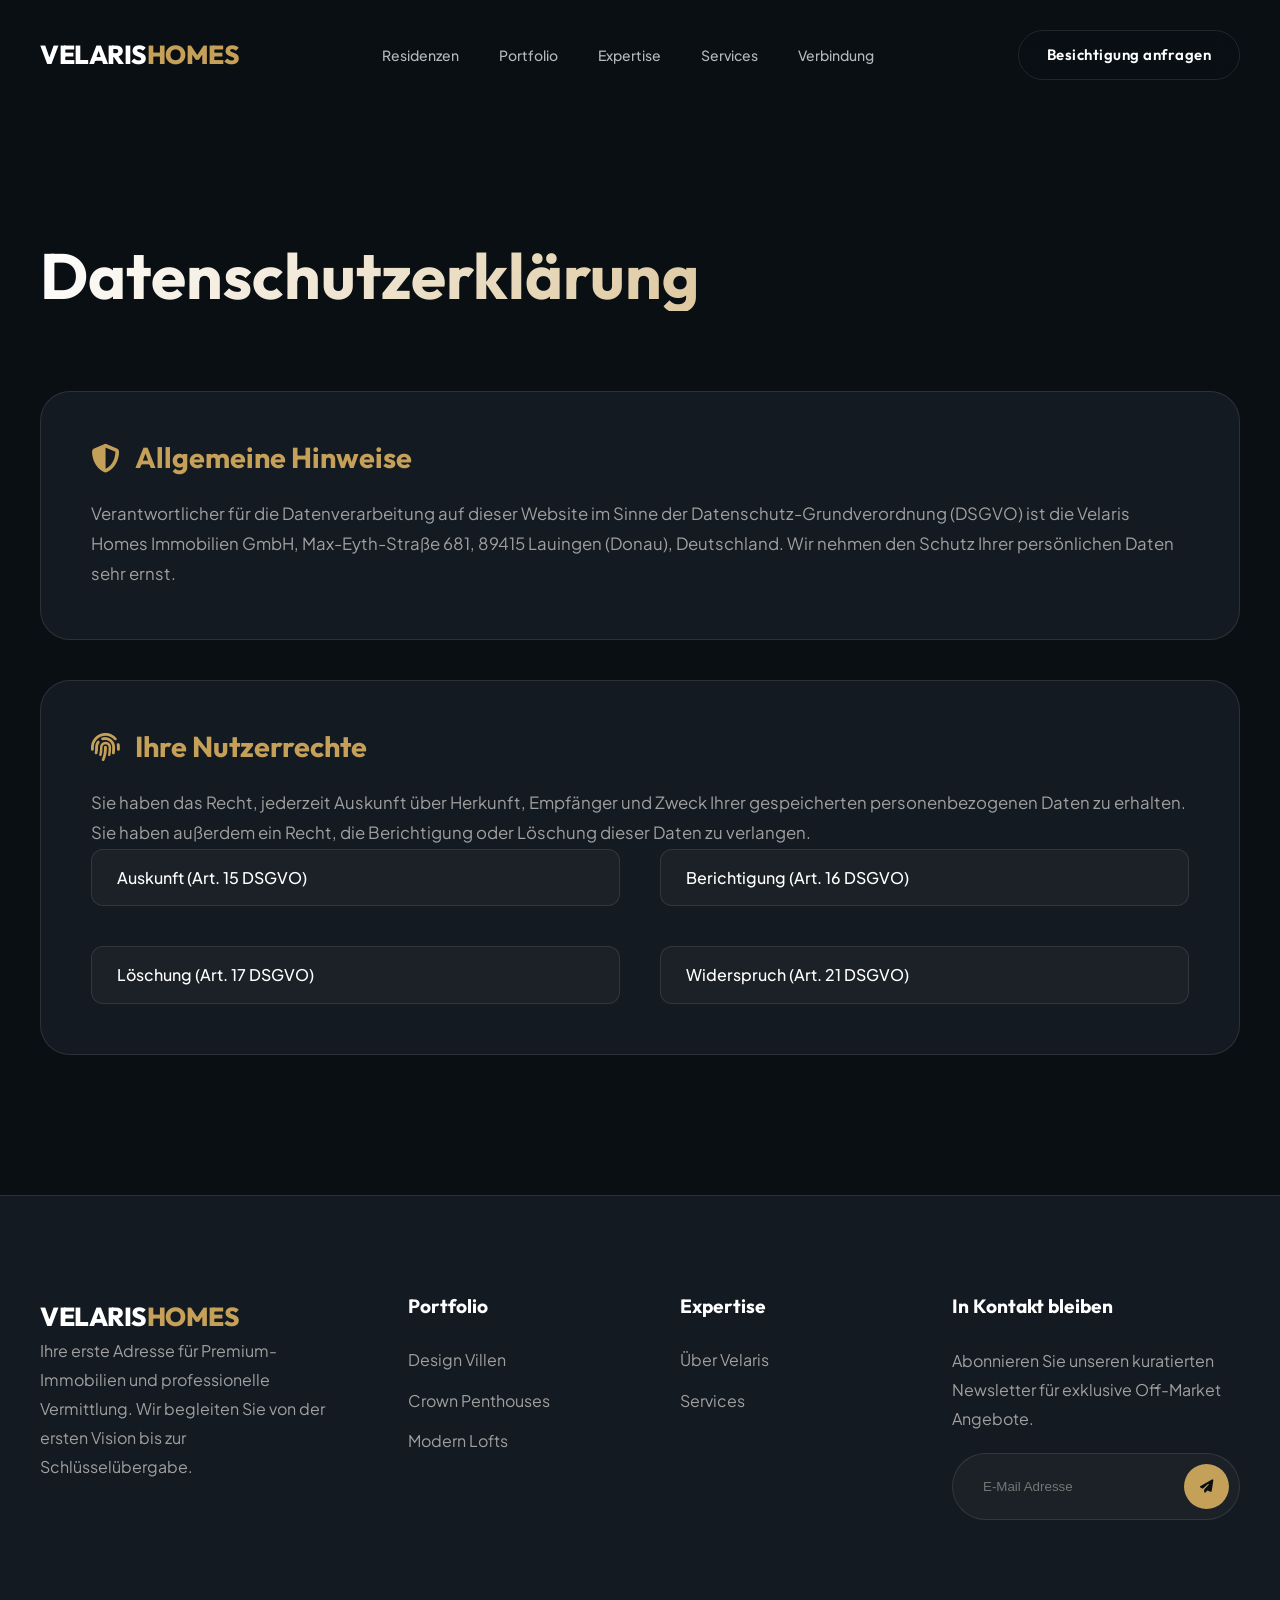
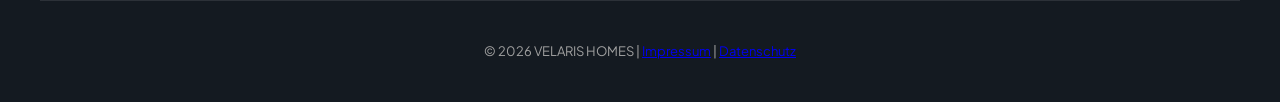
<file: datenschutz.html>
<!DOCTYPE html>
<html lang="de">

<head>
    <meta charset="UTF-8">
    <meta name="viewport" content="width=device-width, initial-scale=1.0">
    <title>Datenschutz | Velaris Homes</title>
    
    <!-- Google Fonts -->
    <link rel="preconnect" href="https://fonts.googleapis.com">
    <link rel="preconnect" href="https://fonts.gstatic.com" crossorigin>
    <link href="https://fonts.googleapis.com/css2?family=Outfit:wght@300;400;500;600;700;800&family=Plus+Jakarta+Sans:wght@300;400;500;600;700;800&display=swap" rel="stylesheet">

    <!-- Font Awesome -->
    <link rel="stylesheet" href="https://cdnjs.cloudflare.com/ajax/libs/font-awesome/6.4.0/css/all.min.css">

    <!-- Custom CSS -->
    <link rel="stylesheet" href="css/style.css">

    <style>
        .privacy-box {
            background: var(--color-secondary);
            border: 1px solid var(--glass-border);
            padding: 50px;
            border-radius: 30px;
            margin-bottom: 40px;
        }

        .privacy-title {
            color: var(--color-accent);
            margin-bottom: 25px;
            font-size: 1.8rem;
            display: flex;
            align-items: center;
            gap: 15px;
        }

        .privacy-text {
            color: var(--color-text-muted);
            line-height: 1.8;
            font-size: 1.05rem;
        }

        .rights-list {
            display: grid;
            grid-template-columns: repeat(2, 1fr);
            gap: 20px;
            margin-top: 30px;
        }

        .right-tag {
            background: var(--glass-bg);
            border: 1px solid var(--glass-border);
            padding: 15px 25px;
            border-radius: 12px;
            color: var(--color-white);
            font-weight: 500;
        }
    </style>
</head>

<body>

    <!-- Premium Header -->
    <header class="header">
        <div class="container header-inner">
            <a href="index.html" class="logo">VELARIS<span>HOMES</span></a>
            
            <nav class="nav">
                <a href="index.html" class="nav-link">Residenzen</a>
                <a href="immobilien.html" class="nav-link">Portfolio</a>
                <a href="ueber-uns.html" class="nav-link">Expertise</a>
                <a href="leistungen.html" class="nav-link">Services</a>
                <a href="kontakt.html" class="nav-link">Verbindung</a>
            </nav>

            <div class="header-actions">
                <a href="kontakt.html" class="btn btn-outline" style="padding: 12px 28px;">Besichtigung anfragen</a>
            </div>

            <div class="hamburger">
                <span></span>
                <span></span>
                <span></span>
            </div>
        </div>
    </header>

    <!-- Header Section -->
    <section style="padding-top: 180px; padding-bottom: 80px;">
        <div class="container">
            <span class="hero-subtitle">Sicherheit</span>
            <h1 class="title-lg gradient-text">Datenschutzerklärung</h1>
        </div>
    </section>

    <!-- Content Section -->
    <section style="padding-top: 0;">
        <div class="container">
            <div class="privacy-box">
                <h2 class="privacy-title"><i class="fas fa-shield-alt"></i> Allgemeine Hinweise</h2>
                <p class="privacy-text">
                    Verantwortlicher für die Datenverarbeitung auf dieser Website im Sinne der Datenschutz-Grundverordnung (DSGVO) ist die Velaris Homes Immobilien GmbH, Max-Eyth-Straße 681, 89415 Lauingen (Donau), Deutschland. Wir nehmen den Schutz Ihrer persönlichen Daten sehr ernst.
                </p>
            </div>

            <div class="privacy-box">
                <h2 class="privacy-title"><i class="fas fa-fingerprint"></i> Ihre Nutzerrechte</h2>
                <p class="privacy-text">
                    Sie haben das Recht, jederzeit Auskunft über Herkunft, Empfänger und Zweck Ihrer gespeicherten personenbezogenen Daten zu erhalten. Sie haben außerdem ein Recht, die Berichtigung oder Löschung dieser Daten zu verlangen.
                </p>
                <div class="grid-2">
                    <div class="right-tag">Auskunft (Art. 15 DSGVO)</div>
                    <div class="right-tag">Berichtigung (Art. 16 DSGVO)</div>
                    <div class="right-tag">Löschung (Art. 17 DSGVO)</div>
                    <div class="right-tag">Widerspruch (Art. 21 DSGVO)</div>
                </div>
            </div>
        </div>
    </section>

    <!-- Footer -->
    <footer>
        <div class="container">
            <div class="footer-grid">
                <div class="footer-col">
                    <a href="index.html" class="logo footer-logo">VELARIS<span>HOMES</span></a>
                    <p class="footer-desc">Ihre erste Adresse für Premium-Immobilien und professionelle Vermittlung. Wir begleiten Sie von der ersten Vision bis zur Schlüsselübergabe.</p>
                </div>
                <div class="footer-col">
                    <h4 class="footer-title">Portfolio</h4>
                    <ul class="footer-links">
                        <li><a href="immobilien.html">Design Villen</a></li>
                        <li><a href="immobilien.html">Crown Penthouses</a></li>
                        <li><a href="immobilien.html">Modern Lofts</a></li>
                    </ul>
                </div>
                <div class="footer-col">
                    <h4 class="footer-title">Expertise</h4>
                    <ul class="footer-links">
                        <li><a href="ueber-uns.html">Über Velaris</a></li>
                        <li><a href="leistungen.html">Services</a></li>
                    </ul>
                </div>
                <div class="footer-col">
                    <h4 class="footer-title">In Kontakt bleiben</h4>
                    <p class="footer-desc">Abonnieren Sie unseren kuratierten Newsletter für exklusive Off-Market Angebote.</p>
                    <div class="newsletter-box">
                        <input type="email" placeholder="E-Mail Adresse">
                        <button><i class="fas fa-paper-plane"></i></button>
                    </div>
                </div>
            </div>
            
            <div style="border-top: 1px solid var(--glass-border); padding-top: 40px; text-align: center; color: var(--color-text-muted); font-size: 13px;">
                <p>&copy; 2026 VELARIS HOMES | <a href="impressum.html">Impressum</a> | <a href="datenschutz.html">Datenschutz</a></p>
            </div>
        </div>
    </footer>

    <script>
        window.addEventListener('scroll', () => {
            const header = document.querySelector('.header');
            if (window.scrollY > 50) header.classList.add('scrolled');
            else header.classList.remove('scrolled');
        });
    </script>
    <script src="js/navigation.js"></script>
</body>

</html>
</file>
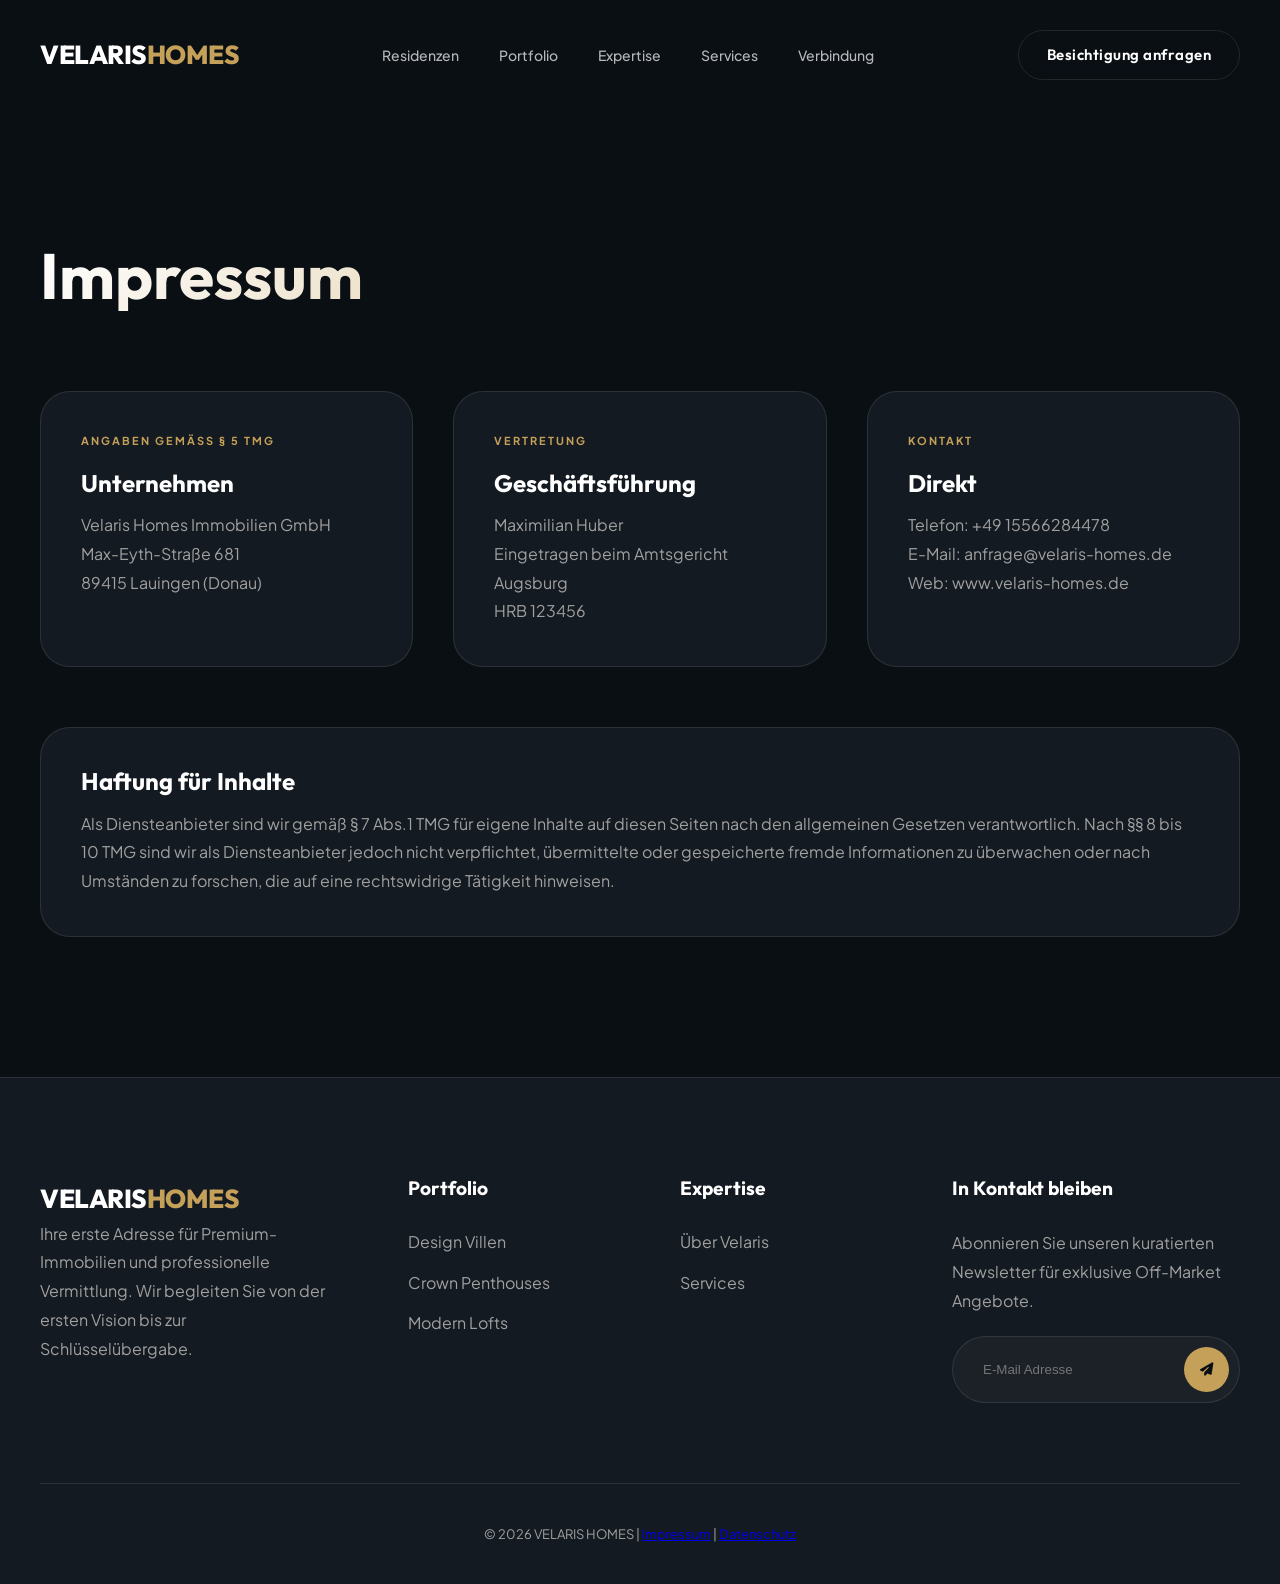
<file: impressum.html>
<!DOCTYPE html>
<html lang="de">

<head>
    <meta charset="UTF-8">
    <meta name="viewport" content="width=device-width, initial-scale=1.0">
    <title>Impressum | Velaris Homes</title>
    
    <!-- Google Fonts -->
    <link rel="preconnect" href="https://fonts.googleapis.com">
    <link rel="preconnect" href="https://fonts.gstatic.com" crossorigin>
    <link href="https://fonts.googleapis.com/css2?family=Outfit:wght@300;400;500;600;700;800&family=Plus+Jakarta+Sans:wght@300;400;500;600;700;800&display=swap" rel="stylesheet">

    <!-- Font Awesome -->
    <link rel="stylesheet" href="https://cdnjs.cloudflare.com/ajax/libs/font-awesome/6.4.0/css/all.min.css">

    <!-- Custom CSS -->
    <link rel="stylesheet" href="css/style.css">

    <style>
        .legal-card {
            background: var(--color-secondary);
            border: 1px solid var(--glass-border);
            padding: 40px;
            border-radius: 30px;
            transition: var(--transition-smooth);
        }

        .legal-card:hover {
            border-color: var(--color-accent);
        }

        .legal-label {
            color: var(--color-accent);
            text-transform: uppercase;
            font-size: 11px;
            letter-spacing: 2px;
            font-weight: 700;
            margin-bottom: 20px;
            display: block;
        }

        .legal-text {
            color: var(--color-text-muted);
            line-height: 1.8;
        }

        .legal-title {
            color: var(--color-white);
            margin-bottom: 15px;
            font-size: 1.5rem;
        }
    </style>
</head>

<body>

    <!-- Premium Header -->
    <header class="header">
        <div class="container header-inner">
            <a href="index.html" class="logo">VELARIS<span>HOMES</span></a>
            
            <nav class="nav">
                <a href="index.html" class="nav-link">Residenzen</a>
                <a href="immobilien.html" class="nav-link">Portfolio</a>
                <a href="ueber-uns.html" class="nav-link">Expertise</a>
                <a href="leistungen.html" class="nav-link">Services</a>
                <a href="kontakt.html" class="nav-link">Verbindung</a>
            </nav>

            <div class="header-actions">
                <a href="kontakt.html" class="btn btn-outline" style="padding: 12px 28px;">Besichtigung anfragen</a>
            </div>

            <div class="hamburger">
                <span></span>
                <span></span>
                <span></span>
            </div>
        </div>
    </header>

    <!-- Header Section -->
    <section style="padding-top: 180px; padding-bottom: 80px;">
        <div class="container">
            <span class="hero-subtitle">Rechtliches</span>
            <h1 class="title-lg gradient-text">Impressum</h1>
        </div>
    </section>

    <!-- Content Section -->
    <section style="padding-top: 0;">
        <div class="container">
            <div class="grid-3" style="margin-bottom: 60px;">
                <div class="legal-card">
                    <span class="legal-label">Angaben gemäß § 5 TMG</span>
                    <h2 class="legal-title">Unternehmen</h2>
                    <p class="legal-text">
                        Velaris Homes Immobilien GmbH<br>
                        Max-Eyth-Straße 681<br>
                        89415 Lauingen (Donau)
                    </p>
                </div>
                <div class="legal-card">
                    <span class="legal-label">Vertretung</span>
                    <h2 class="legal-title">Geschäftsführung</h2>
                    <p class="legal-text">
                        Maximilian Huber<br>
                        Eingetragen beim Amtsgericht Augsburg<br>
                        HRB 123456
                    </p>
                </div>
                <div class="legal-card">
                    <span class="legal-label">Kontakt</span>
                    <h2 class="legal-title">Direkt</h2>
                    <p class="legal-text">
                        Telefon: +49 15566284478<br>
                        E-Mail: anfrage@velaris-homes.de<br>
                        Web: www.velaris-homes.de
                    </p>
                </div>
            </div>

            <div class="legal-card" style="margin-bottom: 40px;">
                <h2 class="legal-title">Haftung für Inhalte</h2>
                <p class="legal-text">
                    Als Diensteanbieter sind wir gemäß § 7 Abs.1 TMG für eigene Inhalte auf diesen Seiten nach den allgemeinen Gesetzen verantwortlich. Nach §§ 8 bis 10 TMG sind wir als Diensteanbieter jedoch nicht verpflichtet, übermittelte oder gespeicherte fremde Informationen zu überwachen oder nach Umständen zu forschen, die auf eine rechtswidrige Tätigkeit hinweisen.
                </p>
            </div>
        </div>
    </section>

    <!-- Footer -->
    <footer>
        <div class="container">
            <div class="footer-grid">
                <div class="footer-col">
                    <a href="index.html" class="logo footer-logo">VELARIS<span>HOMES</span></a>
                    <p class="footer-desc">Ihre erste Adresse für Premium-Immobilien und professionelle Vermittlung. Wir begleiten Sie von der ersten Vision bis zur Schlüsselübergabe.</p>
                </div>
                <div class="footer-col">
                    <h4 class="footer-title">Portfolio</h4>
                    <ul class="footer-links">
                        <li><a href="immobilien.html">Design Villen</a></li>
                        <li><a href="immobilien.html">Crown Penthouses</a></li>
                        <li><a href="immobilien.html">Modern Lofts</a></li>
                    </ul>
                </div>
                <div class="footer-col">
                    <h4 class="footer-title">Expertise</h4>
                    <ul class="footer-links">
                        <li><a href="ueber-uns.html">Über Velaris</a></li>
                        <li><a href="leistungen.html">Services</a></li>
                    </ul>
                </div>
                <div class="footer-col">
                    <h4 class="footer-title">In Kontakt bleiben</h4>
                    <p class="footer-desc">Abonnieren Sie unseren kuratierten Newsletter für exklusive Off-Market Angebote.</p>
                    <div class="newsletter-box">
                        <input type="email" placeholder="E-Mail Adresse">
                        <button><i class="fas fa-paper-plane"></i></button>
                    </div>
                </div>
            </div>
            
            <div style="border-top: 1px solid var(--glass-border); padding-top: 40px; text-align: center; color: var(--color-text-muted); font-size: 13px;">
                <p>&copy; 2026 VELARIS HOMES | <a href="impressum.html">Impressum</a> | <a href="datenschutz.html">Datenschutz</a></p>
            </div>
        </div>
    </footer>

    <script>
        window.addEventListener('scroll', () => {
            const header = document.querySelector('.header');
            if (window.scrollY > 50) header.classList.add('scrolled');
            else header.classList.remove('scrolled');
        });
    </script>
    <script src="js/navigation.js"></script>
</body>

</html>
</file>
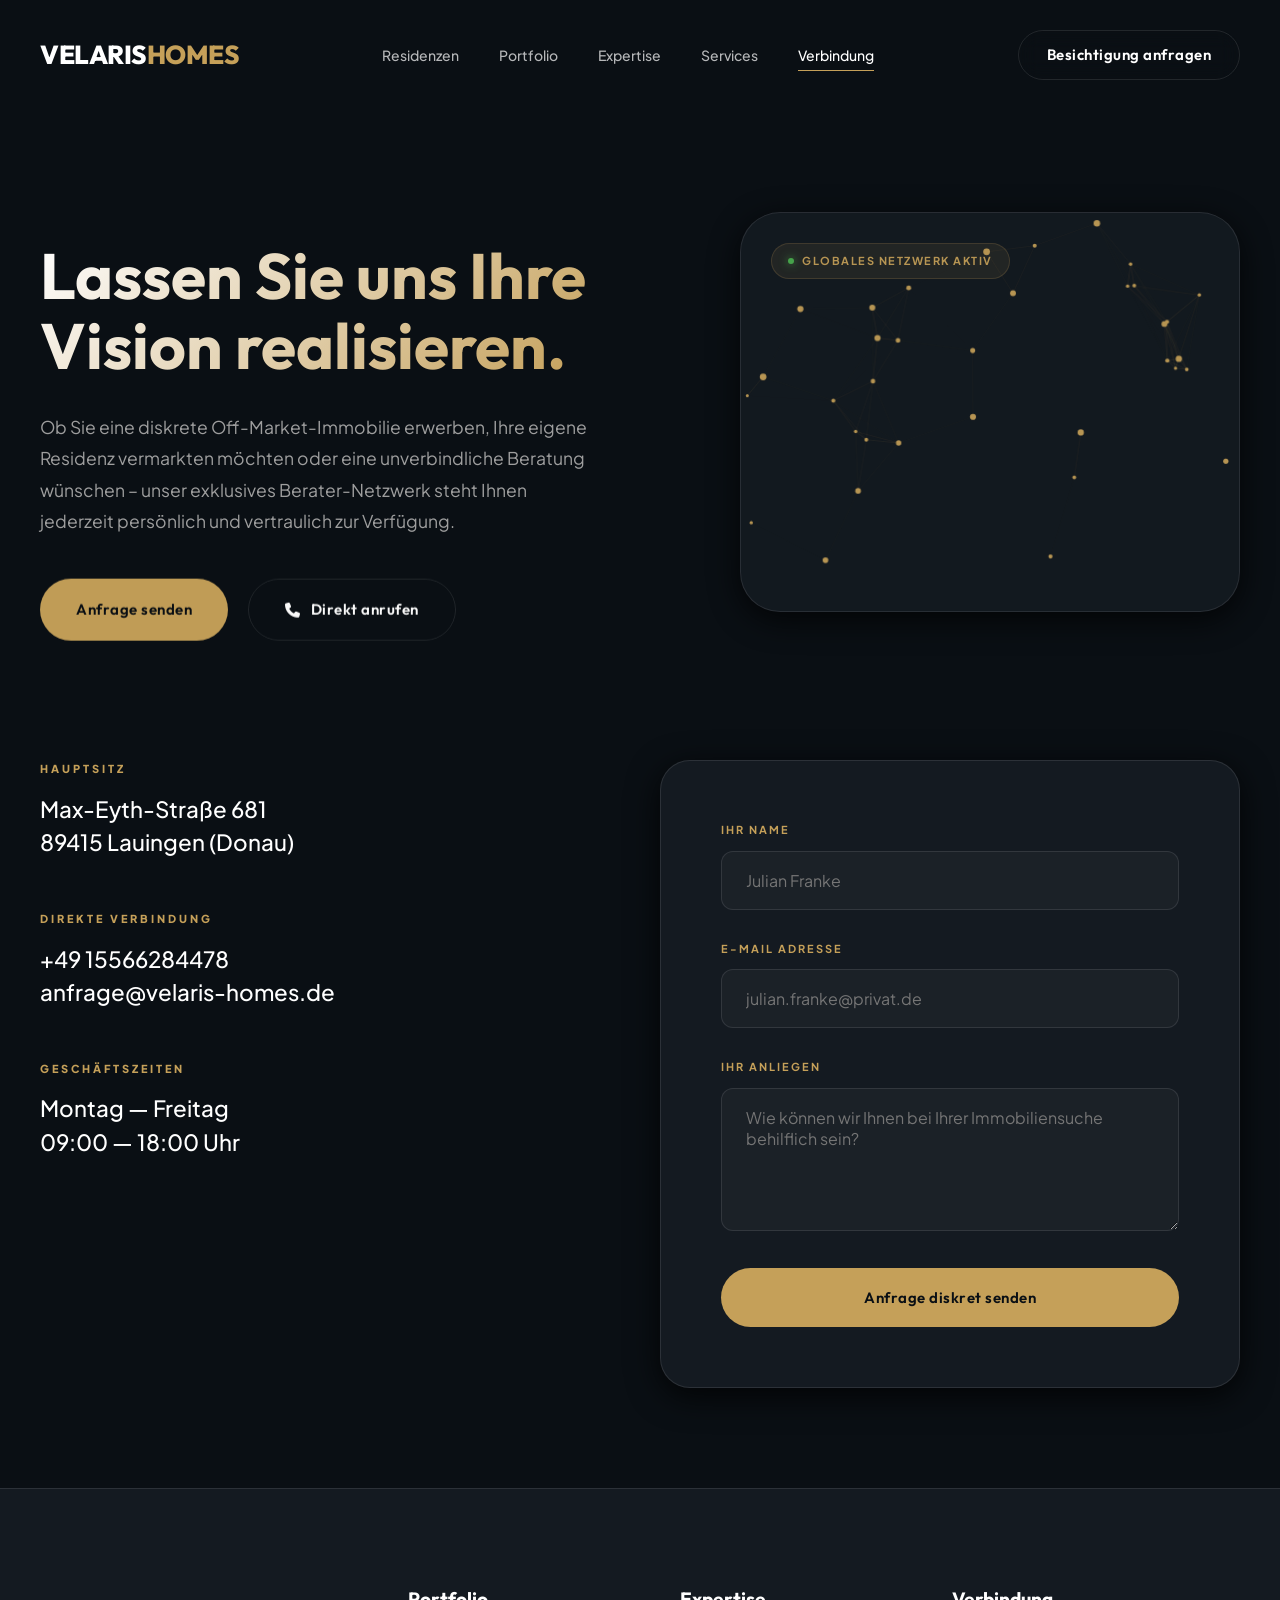
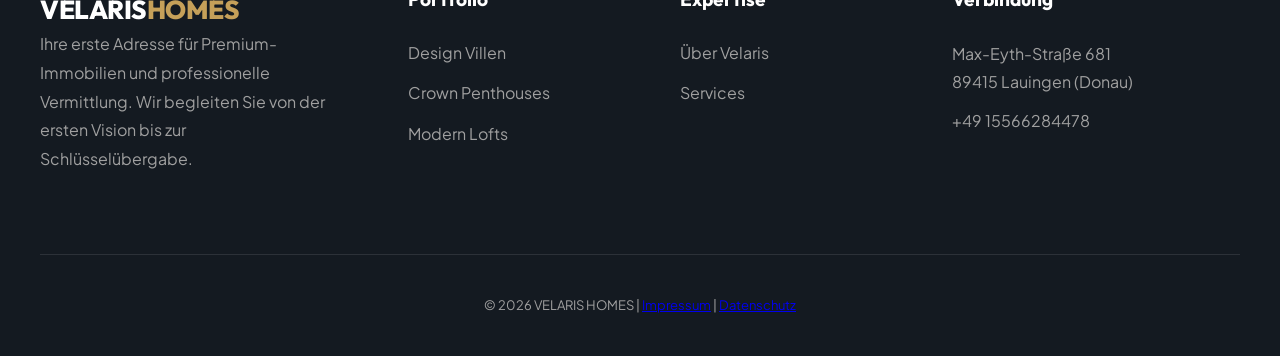
<file: kontakt.html>
<!DOCTYPE html>
<html lang="de">

<head>
    <meta charset="UTF-8">
    <meta name="viewport" content="width=device-width, initial-scale=1.0">
    <title>Kontakt & Verbindung | Velaris Homes</title>
    
    <!-- Google Fonts -->
    <link rel="preconnect" href="https://fonts.googleapis.com">
    <link rel="preconnect" href="https://fonts.gstatic.com" crossorigin>
    <link href="https://fonts.googleapis.com/css2?family=Outfit:wght@300;400;500;600;700;800&family=Plus+Jakarta+Sans:wght@300;400;500;600;700;800&display=swap" rel="stylesheet">

    <!-- Font Awesome -->
    <link rel="stylesheet" href="https://cdnjs.cloudflare.com/ajax/libs/font-awesome/6.4.0/css/all.min.css">

    <!-- Custom CSS -->
    <link rel="stylesheet" href="css/style.css">

    <style>
        .contact-form-container {
            background: var(--color-secondary);
            border: 1px solid var(--glass-border);
            border-radius: 30px;
            padding: 60px;
            box-shadow: var(--glass-shadow);
        }

        .form-group {
            margin-bottom: 30px;
        }

        .form-group label {
            display: block;
            font-size: 11px;
            text-transform: uppercase;
            letter-spacing: 2px;
            color: var(--color-accent);
            font-weight: 700;
            margin-bottom: 12px;
        }

        .form-group input, .form-group textarea {
            width: 100%;
            background: var(--glass-bg);
            border: 1px solid var(--glass-border);
            padding: 18px 24px;
            border-radius: 12px;
            color: white;
            font-family: var(--font-body);
            font-size: 16px;
            outline: none;
            transition: var(--transition-fast);
        }

        .form-group input:focus, .form-group textarea:focus {
            border-color: var(--color-accent);
            background: rgba(255,255,255,0.05);
        }

        .contact-info-item {
            margin-bottom: 50px;
        }

        .info-label {
            color: var(--color-accent);
            font-size: 11px;
            text-transform: uppercase;
            letter-spacing: 3px;
            font-weight: 800;
            margin-bottom: 15px;
            display: block;
        }

        .info-value {
            font-size: 1.4rem;
            color: var(--color-white);
            font-weight: 500;
            line-height: 1.5;
        }

    </style>
</head>

<body>

    <!-- Premium Header -->
    <header class="header">
        <div class="container header-inner">
            <a href="index.html" class="logo">VELARIS<span>HOMES</span></a>
            
            <nav class="nav">
                <a href="index.html" class="nav-link">Residenzen</a>
                <a href="immobilien.html" class="nav-link">Portfolio</a>
                <a href="ueber-uns.html" class="nav-link">Expertise</a>
                <a href="leistungen.html" class="nav-link">Services</a>
                <a href="kontakt.html" class="nav-link active">Verbindung</a>

                <div class="nav-footer">
                    <a href="index.html" class="logo footer-logo">VELARIS<span>HOMES</span></a>
                    <p class="footer-desc">Ihre erste Adresse für Premium-Immobilien und professionelle Vermittlung. Wir begleiten Sie von der ersten Vision bis zur Schlüsselübergabe.</p>
                    
                    <h4 class="footer-title">Portfolio</h4>
                    <ul class="footer-links">
                        <li><a href="immobilien.html">Design Villen</a></li>
                        <li><a href="immobilien.html">Crown Penthouses</a></li>
                        <li><a href="immobilien.html">Modern Lofts</a></li>
                        <li><a href="immobilien.html">Historische Estates</a></li>
                    </ul>
                
                    <h4 class="footer-title">Expertise</h4>
                    <ul class="footer-links">
                        <li><a href="ueber-uns.html">Über Velaris</a></li>
                        <li><a href="ueber-uns.html">Unsere Werte</a></li>
                        <li><a href="ueber-uns.html">Netzwerk</a></li>
                        <li><a href="ueber-uns.html">Referenzen</a></li>
                    </ul>
                
                    <h4 class="footer-title">In Kontakt bleiben</h4>
                    <p class="footer-desc">Abonnieren Sie unseren Newsletter für exklusive Angebote.</p>
                    <div class="newsletter-box">
                        <input type="email" placeholder="E-Mail Adresse">
                        <button><i class="fas fa-paper-plane"></i></button>
                    </div>
                </div>
            </nav>

            <div class="header-actions">
                <a href="kontakt.html" class="btn btn-outline" style="padding: 12px 28px;">Besichtigung anfragen</a>
            </div>

            <div class="hamburger">
                <span></span>
                <span></span>
                <span></span>
            </div>
        </div>
    </header>

    <!-- Contact Hero Section -->
    <section class="contact-hero">
        <div class="container hero-split">
            <div class="hero-left">
                <span class="hero-subtitle reveal-item">Verbindung</span>
                <h1 class="title-lg gradient-text reveal-item" style="margin-bottom: 30px;">Lassen Sie uns Ihre<br>Vision realisieren.</h1>
                <p class="reveal-item" style="color: var(--color-text-muted); max-width: 550px; margin-bottom: 40px; font-size: 1.1rem; line-height: 1.8;">
                    Ob Sie eine diskrete Off-Market-Immobilie erwerben, Ihre eigene Residenz vermarkten möchten oder eine unverbindliche Beratung wünschen – unser exklusives Berater-Netzwerk steht Ihnen jederzeit persönlich und vertraulich zur Verfügung.
                </p>
                <div class="reveal-item" style="display: flex; gap: 20px; flex-wrap: wrap;">
                    <a href="#contact-form-section" class="btn btn-primary scroll-to-contact">Anfrage senden</a>
                    <a href="tel:+4915566284478" class="btn btn-outline"><i class="fas fa-phone" style="margin-right: 10px;"></i>Direkt anrufen</a>
                </div>
            </div>
            
            <div class="hero-right reveal-item">
                <div class="connection-graph-container" id="connection-graph-trigger">
                    <div class="connection-overlay">
                        <div class="connection-status">
                            <span class="status-dot"></span>
                            <span>Globales Netzwerk Aktiv</span>
                        </div>
                    </div>
                    <canvas class="connection-canvas" id="connectionCanvas"></canvas>
                </div>
            </div>
        </div>
    </section>

    <!-- Contact Form Section -->
    <section id="contact-form-section" style="padding-top: 0;">
        <div class="container">
            <div class="grid-2">
                
                <div>
                    <div class="contact-info-item">
                        <span class="info-label">Hauptsitz</span>
                        <p class="info-value">Max-Eyth-Straße 681<br>89415 Lauingen (Donau)</p>
                    </div>
                    
                    <div class="contact-info-item">
                        <span class="info-label">Direkte Verbindung</span>
                        <p class="info-value">+49 15566284478<br>anfrage@velaris-homes.de</p>
                    </div>

                    <div class="contact-info-item">
                        <span class="info-label">Geschäftszeiten</span>
                        <p class="info-value">Montag — Freitag<br>09:00 — 18:00 Uhr</p>
                    </div>
                </div>

                <div class="contact-form-container">
                    <form action="#" onsubmit="event.preventDefault(); alert('Vielen Dank. Ein Berater wird sich in Kürze diskret bei Ihnen melden.');">
                        <div class="form-group">
                            <label>Ihr Name</label>
                            <input type="text" placeholder="Julian Franke" required>
                        </div>
                        <div class="form-group">
                            <label>E-Mail Adresse</label>
                            <input type="email" placeholder="julian.franke@privat.de" required>
                        </div>
                        <div class="form-group">
                            <label>Ihr Anliegen</label>
                            <textarea rows="5" placeholder="Wie können wir Ihnen bei Ihrer Immobiliensuche behilflich sein?"></textarea>
                        </div>
                        <button type="submit" class="btn btn-primary" style="width: 100%; padding: 20px;">Anfrage diskret senden</button>
                    </form>
                </div>

            </div>
        </div>
    </section>

    <!-- Footer -->
    <footer>
        <div class="container">
            <div class="footer-grid">
                <div class="footer-col">
                    <a href="index.html" class="logo footer-logo">VELARIS<span>HOMES</span></a>
                    <p class="footer-desc">Ihre erste Adresse für Premium-Immobilien und professionelle Vermittlung. Wir begleiten Sie von der ersten Vision bis zur Schlüsselübergabe.</p>
                </div>
                <div class="footer-col">
                    <h4 class="footer-title">Portfolio</h4>
                    <ul class="footer-links">
                        <li><a href="immobilien.html">Design Villen</a></li>
                        <li><a href="immobilien.html">Crown Penthouses</a></li>
                        <li><a href="immobilien.html">Modern Lofts</a></li>
                    </ul>
                </div>
                <div class="footer-col">
                    <h4 class="footer-title">Expertise</h4>
                    <ul class="footer-links">
                        <li><a href="ueber-uns.html">Über Velaris</a></li>
                        <li><a href="leistungen.html">Services</a></li>
                    </ul>
                </div>
                <div class="footer-col">
                    <h4 class="footer-title">Verbindung</h4>
                    <p class="footer-desc">Max-Eyth-Straße 681<br>89415 Lauingen (Donau)</p>
                    <p class="footer-desc" style="margin-top: 10px;">+49 15566284478</p>
                </div>
            </div>
            
            <div style="border-top: 1px solid var(--glass-border); padding-top: 40px; text-align: center; color: var(--color-text-muted); font-size: 13px;">
                <p>&copy; 2026 VELARIS HOMES | <a href="impressum.html">Impressum</a> | <a href="datenschutz.html">Datenschutz</a></p>
            </div>
        </div>
    </footer>

    <script src="https://cdnjs.cloudflare.com/ajax/libs/gsap/3.11.5/gsap.min.js"></script>
    <script>
        // Smooth scroll for CTA
        document.querySelector('.scroll-to-contact').addEventListener('click', (e) => {
            e.preventDefault();
            document.querySelector('#contact-form-section').scrollIntoView({ behavior: 'smooth' });
        });

        // Connection Graph Animation
        const canvas = document.getElementById('connectionCanvas');
        const ctx = canvas.getContext('2d');
        const container = document.getElementById('connection-graph-trigger');

        let width = canvas.width = container.offsetWidth;
        let height = canvas.height = container.offsetHeight;

        window.addEventListener('resize', () => {
            width = canvas.width = container.offsetWidth;
            height = canvas.height = container.offsetHeight;
        });

        const particles = [];
        const particleCount = 35;
        const connectionDistance = 100;
        const mouseConnectionDistance = 140;

        const mouse = { x: null, y: null };

        container.addEventListener('mousemove', (e) => {
            const rect = container.getBoundingClientRect();
            mouse.x = e.clientX - rect.left;
            mouse.y = e.clientY - rect.top;
            
            // Subtle 3D tilt of the whole container on mousemove
            const centerX = rect.width / 2;
            const centerY = rect.height / 2;
            const rotateX = (centerY - mouse.y) / 25;
            const rotateY = (mouse.x - centerX) / 25;
            gsap.to(container, {
                rotateX: rotateX,
                rotateY: rotateY,
                duration: 0.5,
                ease: "power2.out",
                overwrite: "auto"
            });
        });

        container.addEventListener('mouseleave', () => {
            mouse.x = null;
            mouse.y = null;
            gsap.to(container, {
                rotateX: 0,
                rotateY: 0,
                duration: 1,
                ease: "elastic.out(1, 0.5)"
            });
        });

        class Particle {
            constructor() {
                this.x = Math.random() * width;
                this.y = Math.random() * height;
                this.vx = (Math.random() - 0.5) * 0.6;
                this.vy = (Math.random() - 0.5) * 0.6;
                this.radius = Math.random() * 2 + 1.5;
            }

            update() {
                this.x += this.vx;
                this.y += this.vy;

                if (this.x < 0 || this.x > width) this.vx *= -1;
                if (this.y < 0 || this.y > height) this.vy *= -1;
            }

            draw() {
                ctx.beginPath();
                ctx.arc(this.x, this.y, this.radius, 0, Math.PI * 2);
                ctx.fillStyle = '#C5A059';
                ctx.fill();
            }
        }

        for (let i = 0; i < particleCount; i++) {
            particles.push(new Particle());
        }

        function animate() {
            ctx.clearRect(0, 0, width, height);

            // Draw and update particles
            particles.forEach(p => {
                p.update();
                p.draw();
            });

            // Draw connection lines
            for (let i = 0; i < particles.length; i++) {
                const p1 = particles[i];

                // Node-to-Mouse lines
                if (mouse.x !== null && mouse.y !== null) {
                    const dx = p1.x - mouse.x;
                    const dy = p1.y - mouse.y;
                    const dist = Math.sqrt(dx * dx + dy * dy);

                    if (dist < mouseConnectionDistance) {
                        const alpha = (1 - dist / mouseConnectionDistance) * 0.45;
                        ctx.beginPath();
                        ctx.moveTo(p1.x, p1.y);
                        ctx.lineTo(mouse.x, mouse.y);
                        ctx.strokeStyle = `rgba(197, 160, 89, ${alpha})`;
                        ctx.lineWidth = 1.2;
                        ctx.stroke();
                    }
                }

                // Node-to-Node lines
                for (let j = i + 1; j < particles.length; j++) {
                    const p2 = particles[j];
                    const dx = p1.x - p2.x;
                    const dy = p1.y - p2.y;
                    const dist = Math.sqrt(dx * dx + dy * dy);

                    if (dist < connectionDistance) {
                        const alpha = (1 - dist / connectionDistance) * 0.15;
                        ctx.beginPath();
                        ctx.moveTo(p1.x, p1.y);
                        ctx.lineTo(p2.x, p2.y);
                        ctx.strokeStyle = `rgba(197, 160, 89, ${alpha})`;
                        ctx.lineWidth = 0.8;
                        ctx.stroke();
                    }
                }
            }

            requestAnimationFrame(animate);
        }

        animate();

        // Entrance Animations
        gsap.from('.reveal-item', {
            opacity: 0,
            y: 30,
            duration: 1.2,
            stagger: 0.2,
            ease: "expo.out",
            delay: 0.2
        });

        window.addEventListener('scroll', () => {
            const header = document.querySelector('.header');
            if (window.scrollY > 50) header.classList.add('scrolled');
            else header.classList.remove('scrolled');
        });
    </script>
    <script src="js/navigation.js"></script>
</body>

</html>
</file>
<file: css/style.css>
/* 
    Velaris Homes - Premium Property Design System 
    Concept: Deep Midnight & Champagner Gold
    Version: 2.0 (Relaunch)
*/

:root {
    /* Color Palette - Ultra Premium */
    --color-primary: #0A0F14;      /* Deep Midnight */
    --color-secondary: #141A21;    /* Lighter Navy/Black */
    --color-accent: #C5A059;       /* Champagne Gold */
    --color-accent-soft: #D4B680;  /* Soft Gold */
    --color-accent-dark: #8E6F3E;  /* Bronze Gold */
    
    --color-white: #FFFFFF;
    --color-bg-light: #F8F9FA;
    --color-text-main: #FFFFFF;
    --color-text-dark: #1A1A1A;
    --color-text-muted: #A0A0A0;
    
    /* Typography */
    --font-heading: 'Outfit', sans-serif;
    --font-body: 'Plus Jakarta Sans', sans-serif;
    
    /* Effects */
    --glass-bg: rgba(255, 255, 255, 0.03);
    --glass-border: rgba(255, 255, 255, 0.1);
    --glass-shadow: 0 8px 32px 0 rgba(0, 0, 0, 0.8);
    
    --transition-smooth: all 0.6s cubic-bezier(0.16, 1, 0.3, 1);
    --transition-fast: all 0.3s ease;
    
    --radius-xl: 40px;
    --radius-lg: 20px;
    --radius-md: 12px;
}

.nav-footer {
    display: none;
}

.section-header {
    display: flex;
    justify-content: space-between;
    align-items: flex-end;
    margin-bottom: 80px;
}

/* Base Styles */
* {
    margin: 0;
    padding: 0;
    box-sizing: border-box;
}

body {
    font-family: var(--font-body);
    background-color: var(--color-primary);
    color: var(--color-text-main);
    line-height: 1.6;
    overflow-x: hidden;
    -webkit-font-smoothing: antialiased;
}

.container {
    max-width: 1400px;
    margin: 0 auto;
    padding: 0 40px;
}

section {
    padding: 100px 0;
    position: relative;
}

.section-padding {
    padding-top: 100px;
    padding-bottom: 150px;
}

/* Typography Helpers */
h1, h2, h3, h4 {
    font-family: var(--font-heading);
    font-weight: 700;
    line-height: 1.1;
}

.title-xl { font-size: clamp(3.5rem, 8vw, 6rem); }
.title-lg { font-size: clamp(2.5rem, 5vw, 4rem); }
.title-md { font-size: clamp(1.8rem, 3vw, 2.5rem); }

.gradient-text {
    background: linear-gradient(135deg, var(--color-white) 0%, var(--color-accent) 100%);
    -webkit-background-clip: text;
    background-clip: text;
    -webkit-text-fill-color: transparent;
}

/* Buttons */
.btn {
    display: inline-flex;
    align-items: center;
    justify-content: center;
    padding: 18px 36px;
    border-radius: 100px;
    font-family: var(--font-heading);
    font-weight: 600;
    text-decoration: none;
    font-size: 15px;
    letter-spacing: 0.5px;
    transition: var(--transition-smooth);
    cursor: pointer;
    border: none;
    position: relative;
    overflow: hidden;
}

.btn-primary {
    background: var(--color-accent);
    color: var(--color-primary);
}

.btn-primary:hover {
    background: var(--color-white);
    transform: translateY(-5px);
    box-shadow: 0 20px 40px rgba(197, 160, 89, 0.2);
}

.btn-outline {
    background: transparent;
    border: 1px solid var(--glass-border);
    color: var(--color-white);
    backdrop-filter: blur(10px);
}

.btn-outline:hover {
    border-color: var(--color-accent);
    color: var(--color-accent);
    background: rgba(197, 160, 89, 0.05);
}

/* Header Redesign */
.header {
    position: fixed;
    top: 0;
    left: 0;
    width: 100%;
    z-index: 1000;
    padding: 30px 0;
    transition: var(--transition-smooth);
}

.header.scrolled {
    padding: 15px 0;
    background: rgba(10, 15, 20, 0.85);
    backdrop-filter: blur(20px);
    border-bottom: 1px solid var(--glass-border);
}

.header-inner {
    display: flex;
    justify-content: space-between;
    align-items: center;
}

.logo {
    font-family: var(--font-heading);
    font-size: 26px;
    font-weight: 800;
    color: var(--color-white);
    text-decoration: none;
    letter-spacing: -0.5px;
}

.logo span {
    color: var(--color-accent);
}

.nav {
    display: flex;
    gap: 40px;
}

.hamburger {
    display: none;
    flex-direction: column;
    gap: 6px;
    cursor: pointer;
    z-index: 2000;
}

.hamburger span {
    width: 25px;
    height: 2px;
    background: var(--color-white);
    transition: var(--transition-smooth);
}

.hamburger.active span:nth-child(1) {
    transform: translateY(8px) rotate(45deg);
}

.hamburger.active span:nth-child(2) {
    opacity: 0;
}

.hamburger.active span:nth-child(3) {
    transform: translateY(-8px) rotate(-45deg);
}

.nav-link {
    color: var(--color-white);
    text-decoration: none;
    font-size: 14px;
    font-weight: 500;
    opacity: 0.7;
    transition: var(--transition-fast);
    position: relative;
    padding: 5px 0;
}

.nav-link:hover, .nav-link.active {
    opacity: 1;
}

.nav-link::after {
    content: '';
    position: absolute;
    bottom: 0;
    left: 0;
    width: 0;
    height: 1px;
    background: var(--color-accent);
    transition: var(--transition-smooth);
}

.nav-link:hover::after, .nav-link.active::after {
    width: 100%;
}

/* Hero Section Rewrite */
.hero {
    height: 100vh;
    display: flex;
    align-items: center;
    justify-content: center;
    position: relative;
    overflow: hidden;
}

.hero-video-bg {
    position: absolute;
    top: 0;
    left: 0;
    width: 100%;
    height: 100%;
    z-index: -1;
}

.hero-video-bg img, .hero-video-bg video {
    width: 100%;
    height: 100%;
    object-fit: cover;
    filter: brightness(0.6);
}

.hero-overlay {
    position: absolute;
    top: 0;
    left: 0;
    width: 100%;
    height: 100%;
    background: radial-gradient(circle at center, transparent 0%, var(--color-primary) 100%),
                linear-gradient(to bottom, rgba(10, 15, 20, 0.4), var(--color-primary));
    z-index: 0;
}

.hero-content {
    position: relative;
    z-index: 1;
    text-align: center;
    max-width: 1000px;
}

.hero-title {
    margin-bottom: 20px;
    opacity: 0;
    transform: translateY(30px);
}

.hero-subtitle {
    font-size: 1.2rem;
    color: var(--color-accent);
    text-transform: uppercase;
    letter-spacing: 4px;
    margin-bottom: 30px;
    display: block;
    opacity: 0;
    transform: translateY(20px);
}

.hero-p {
    font-size: 1.2rem;
    color: var(--color-text-muted);
    max-width: 600px;
    margin: 0 auto 50px;
    opacity: 0;
    transform: translateY(20px);
}

/* Advanced Search Bar */
.search-container {
    background: var(--glass-bg);
    backdrop-filter: blur(20px);
    border: 1px solid var(--glass-border);
    border-radius: 100px;
    padding: 10px 10px 10px 40px;
    display: flex;
    align-items: center;
    gap: 20px;
    max-width: 1100px;
    margin: 0 auto;
    box-shadow: var(--glass-shadow);
    opacity: 0;
    transform: translateY(20px);
}

.search-group {
    display: flex;
    flex-direction: column;
    align-items: flex-start;
    flex: 1;
    padding: 10px 0;
    border-right: 1px solid var(--glass-border);
}

.search-group:last-of-type {
    border-right: none;
}

.search-group label {
    font-size: 10px;
    text-transform: uppercase;
    letter-spacing: 1px;
    color: var(--color-accent);
    font-weight: 700;
    margin-bottom: 5px;
}

.search-group input, .search-group select {
    background: transparent;
    border: none;
    color: var(--color-white);
    font-family: var(--font-body);
    font-weight: 600;
    font-size: 15px;
    width: 100%;
    outline: none;
}

.search-group select option {
    background: var(--color-secondary);
    color: white;
}

.search-trigger {
    background: var(--color-accent);
    width: 60px;
    height: 60px;
    border-radius: 50%;
    display: flex;
    align-items: center;
    justify-content: center;
    color: var(--color-primary);
    font-size: 20px;
    transition: var(--transition-smooth);
    border: none;
    cursor: pointer;
}

.search-trigger:hover {
    transform: rotate(90deg) scale(1.1);
    background: var(--color-white);
}

/* Scroll Indicator */
.scroll-indicator {
    position: absolute;
    bottom: 40px;
    left: 50%;
    transform: translateX(-50%);
    display: flex;
    flex-direction: column;
    align-items: center;
    gap: 15px;
    opacity: 0.5;
}

.mouse {
    width: 26px;
    height: 42px;
    border: 2px solid var(--color-white);
    border-radius: 20px;
    position: relative;
}

.wheel {
    width: 4px;
    height: 8px;
    background: var(--color-accent);
    border-radius: 2px;
    position: absolute;
    top: 8px;
    left: 50%;
    transform: translateX(-50%);
    animation: scroll 2s infinite;
}

@keyframes scroll {
    0% { transform: translate(-50%, 0); opacity: 1; }
    100% { transform: translate(-50%, 20px); opacity: 0; }
}

/* Property Grid Redesign */
.property-card {
    background: var(--color-secondary);
    border-radius: var(--radius-lg);
    overflow: hidden;
    transition: var(--transition-smooth);
    border: 1px solid var(--glass-border);
    position: relative;
    height: 500px;
}

.property-card:hover {
    transform: translateY(-15px);
    border-color: var(--color-accent);
    box-shadow: 0 30px 60px rgba(0,0,0,0.5);
}

.property-image {
    height: 100%;
    width: 100%;
    position: relative;
}

.property-image img {
    width: 100%;
    height: 100%;
    object-fit: cover;
    transition: var(--transition-smooth);
}

.property-card:hover .property-image img {
    transform: scale(1.1);
    filter: brightness(0.4);
}

.property-content {
    position: absolute;
    bottom: 0;
    left: 0;
    width: 100%;
    padding: 40px;
    background: linear-gradient(to top, rgba(10, 15, 20, 0.9) 0%, transparent 100%);
    transition: var(--transition-smooth);
}

.property-card:hover .property-content {
    background: transparent;
}

.property-category {
    font-size: 12px;
    color: var(--color-accent);
    text-transform: uppercase;
    font-weight: 700;
    letter-spacing: 2px;
    margin-bottom: 10px;
}

.property-name {
    font-size: 1.8rem;
    margin-bottom: 15px;
    color: var(--color-white);
}

.property-meta {
    display: flex;
    gap: 20px;
    margin-top: 20px;
    opacity: 0;
    transform: translateY(20px);
    transition: var(--transition-smooth);
}

.property-card:hover .property-meta {
    opacity: 1;
    transform: translateY(0);
}

.meta-item {
    display: flex;
    align-items: center;
    gap: 8px;
    font-size: 14px;
    color: var(--color-text-muted);
}

.meta-item i {
    color: var(--color-accent);
}

.property-price {
    font-size: 1.5rem;
    font-weight: 700;
    color: var(--color-white);
    margin-top: 15px;
}

/* Expertise Hero Radar */
.expertise-hero {
    padding-top: 180px;
    padding-bottom: 100px;
}

.expertise-radar-container {
    width: 450px;
    height: 450px;
    position: relative;
    display: flex;
    align-items: center;
    justify-content: center;
}

.radar-orb {
    width: 140px;
    height: 140px;
    background: radial-gradient(circle at center, var(--color-accent) 0%, transparent 80%);
    border: 1px solid var(--color-accent);
    border-radius: 50%;
    display: flex;
    align-items: center;
    justify-content: center;
    z-index: 2;
    box-shadow: 0 0 50px rgba(197, 160, 89, 0.3);
    transition: var(--transition-smooth);
}

.radar-orb span {
    font-size: 11px;
    letter-spacing: 2px;
    font-weight: 700;
}

.radar-pings .ping {
    position: absolute;
    top: 50%;
    left: 50%;
    border-radius: 50%;
    border: 1px solid rgba(197, 160, 89, 0.15);
    transform: translate(-50%, -50%);
    animation: ping 4s cubic-bezier(0.2, 0, 0, 1) infinite;
}

.ping-1 { width: 250px; height: 250px; animation-delay: 0s; }
.ping-2 { width: 350px; height: 350px; animation-delay: 1.3s; }
.ping-3 { width: 450px; height: 450px; animation-delay: 2.6s; }

@keyframes ping {
    0% { transform: translate(-50%, -50%) scale(0.6); opacity: 0; }
    50% { opacity: 1; }
    100% { transform: translate(-50%, -50%) scale(1.2); opacity: 0; }
}

.radar-node {
    position: absolute;
    width: 8px;
    height: 8px;
    background: var(--color-accent);
    border-radius: 50%;
    box-shadow: 0 0 15px var(--color-accent);
}

.node-1 { top: 20%; left: 30%; }
.node-2 { top: 70%; left: 20%; }
.node-3 { top: 40%; right: 15%; }
.node-4 { bottom: 25%; right: 25%; }
.node-5 { top: 15%; right: 40%; }

@media (max-width: 991px) {
    .expertise-radar-container { width: 300px; height: 300px; margin: 0 auto; }
}

.hero-price { color: var(--color-white); font-weight: 700; margin-top: 10px; }

/* Portfolio Hero Interactive */
.portfolio-hero {
    padding-top: 180px;
    padding-bottom: 151px;
    position: relative;
    overflow: hidden;
}

.hero-split {
    display: flex;
    justify-content: space-between;
    align-items: center;
}

.house-wireframe-container {
    width: 500px;
    height: 400px;
    position: relative;
    perspective: 1210px;
    cursor: grab;
}

.house-3d {
    width: 100%;
    height: 100%;
    position: relative;
    transform-style: preserve-3d;
    transition: transform 0.1s linear;
}

.house-part {
    position: absolute;
    border: 1px solid var(--color-accent);
    background: rgba(197, 160, 89, 0.05);
}

.house-base {
    width: 250px;
    height: 180px;
    top: 50%;
    left: 50%;
    transform: translate(-50%, -50%) translateZ(0);
}

.house-roof-l, .house-roof-r {
    width: 156px;
    height: 2px;
    top: calc(50% - 90px);
    left: 50%;
    background: var(--color-accent);
}

.house-roof-l { transform: translate(-100%, -50%) rotateZ(-30deg); transform-origin: right; }
.house-roof-r { transform: translate(0, -50%) rotateZ(30deg); transform-origin: left; }

.house-window {
    width: 60px;
    height: 80px;
    top: 50%;
    left: 50%;
    transform: translate(20px, -20px) translateZ(50px);
    border: 1px solid var(--color-white);
    opacity: 0.8;
}

.house-glass {
    width: 120px;
    height: 140px;
    right: 30px;
    bottom: 20px;
    background: linear-gradient(135deg, rgba(255,255,255,0.1), transparent);
    border: 1px solid rgba(255,255,255,0.2);
}

.interaction-dot {
    position: absolute;
    top: 50%;
    left: 50%;
    width: 400px;
    height: 400px;
    background: radial-gradient(circle, rgba(197, 160, 89, 0.1) 0%, transparent 70%);
    transform: translate(-50%, -50%);
    pointer-events: none;
    z-index: -1;
}

/* Services Hero Interactive */
.services-hero {
    padding-top: 180px;
    padding-bottom: 120px;
    position: relative;
    overflow: hidden;
}

.services-orb-container {
    width: 450px;
    height: 450px;
    position: relative;
    display: flex;
    align-items: center;
    justify-content: center;
    transform-style: preserve-3d;
    perspective: 1000px;
}

.services-center-orb {
    width: 130px;
    height: 130px;
    border-radius: 50%;
    background: radial-gradient(circle at 30% 30%, rgba(255, 255, 255, 0.1) 0%, rgba(197, 160, 89, 0.2) 50%, rgba(197, 160, 89, 0.7) 100%);
    border: 1px solid rgba(197, 160, 89, 0.4);
    box-shadow: 0 0 50px rgba(197, 160, 89, 0.3), inset 0 0 25px rgba(255, 255, 255, 0.2);
    backdrop-filter: blur(10px);
    display: flex;
    flex-direction: column;
    align-items: center;
    justify-content: center;
    z-index: 5;
    text-align: center;
    color: var(--color-white);
    font-family: var(--font-heading);
    font-size: 11px;
    font-weight: 800;
    letter-spacing: 2px;
    transition: var(--transition-smooth);
}

.services-orb-container:hover .services-center-orb {
    box-shadow: 0 0 70px rgba(197, 160, 89, 0.5), inset 0 0 35px rgba(255, 255, 255, 0.3);
    transform: scale(1.05);
}

.orbit-ring {
    position: absolute;
    top: 50%;
    left: 50%;
    transform: translate(-50%, -50%);
    border-radius: 50%;
    border: 1px dashed rgba(197, 160, 89, 0.2);
    pointer-events: none;
    transition: var(--transition-smooth);
}

.orbit-ring-1 {
    width: 260px;
    height: 260px;
    z-index: 3;
    animation: rotate-clockwise 40s linear infinite;
}

.orbit-ring-2 {
    width: 380px;
    height: 380px;
    z-index: 2;
    animation: rotate-counter-clockwise 60s linear infinite;
}

@keyframes rotate-clockwise {
    from { transform: translate(-50%, -50%) rotate(0deg); }
    to { transform: translate(-50%, -50%) rotate(360deg); }
}

@keyframes rotate-counter-clockwise {
    from { transform: translate(-50%, -50%) rotate(0deg); }
    to { transform: translate(-50%, -50%) rotate(-360deg); }
}

.orbit-node {
    position: absolute;
    width: 48px;
    height: 48px;
    border-radius: 50%;
    background: var(--color-secondary);
    border: 1px solid var(--color-accent);
    display: flex;
    align-items: center;
    justify-content: center;
    color: var(--color-accent);
    cursor: pointer;
    transition: transform 0.4s cubic-bezier(0.16, 1, 0.3, 1), background-color 0.4s, color 0.4s, box-shadow 0.4s;
    z-index: 4;
}

.orbit-node i {
    font-size: 1.2rem;
    transition: transform 0.4s ease;
}

.orbit-node:hover {
    transform: scale(1.15);
    background: var(--color-accent);
    color: var(--color-primary);
    box-shadow: 0 0 30px rgba(197, 160, 89, 0.6);
}

.orbit-node:hover i {
    transform: rotate(360deg);
}

.node-label {
    position: absolute;
    bottom: -32px;
    left: 50%;
    transform: translateX(-50%);
    font-size: 9px;
    color: var(--color-text-muted);
    font-weight: 700;
    text-transform: uppercase;
    letter-spacing: 1.5px;
    white-space: nowrap;
    transition: var(--transition-fast);
    pointer-events: none;
    opacity: 0.8;
}

.orbit-node:hover .node-label {
    opacity: 1;
    color: var(--color-white);
    transform: translateX(-50%) translateY(-2px);
}

/* Contact Hero Interactive */
.contact-hero {
    padding-top: 180px;
    padding-bottom: 120px;
    position: relative;
    overflow: hidden;
}

.connection-graph-container {
    width: 500px;
    height: 400px;
    position: relative;
    border-radius: 40px;
    background: var(--color-secondary);
    border: 1px solid var(--glass-border);
    overflow: hidden;
    box-shadow: var(--glass-shadow);
}

.connection-canvas {
    position: absolute;
    top: 0;
    left: 0;
    width: 100%;
    height: 100%;
    display: block;
    pointer-events: all;
}

.connection-overlay {
    position: absolute;
    top: 30px;
    left: 30px;
    pointer-events: none;
    z-index: 2;
}

.connection-status {
    display: inline-flex;
    align-items: center;
    gap: 8px;
    background: rgba(197, 160, 89, 0.1);
    border: 1px solid rgba(197, 160, 89, 0.2);
    padding: 8px 16px;
    border-radius: 100px;
    font-size: 11px;
    color: var(--color-accent);
    text-transform: uppercase;
    letter-spacing: 1.5px;
    font-weight: 700;
}

.status-dot {
    width: 6px;
    height: 6px;
    background: #4CAF50;
    border-radius: 50%;
    box-shadow: 0 0 10px #4CAF50;
    animation: status-pulse 2s infinite;
}

@keyframes status-pulse {
    0% { opacity: 0.4; }
    50% { opacity: 1; }
    100% { opacity: 0.4; }
}

@media (max-width: 991px) {
    .hero-split { flex-direction: column; text-align: center; }
    .hero-left { margin-bottom: 60px; }
    .house-wireframe-container { width: 300px; height: 250px; margin: 0 auto; }
    
    .services-hero, .contact-hero {
        padding-top: 150px;
        padding-bottom: 80px;
    }
    .services-orb-container {
        width: 320px;
        height: 320px;
        margin: 0 auto;
    }
    .services-center-orb {
        width: 100px;
        height: 100px;
        font-size: 9px;
    }
    .orbit-ring-1 {
        width: 190px;
        height: 190px;
    }
    .orbit-ring-2 {
        width: 270px;
        height: 270px;
    }
    .orbit-node {
        width: 38px;
        height: 38px;
    }
    .orbit-node i {
        font-size: 0.9rem;
    }
    .node-label {
        font-size: 8px;
        bottom: -25px;
    }
    .connection-graph-container {
        width: 100%;
        max-width: 500px;
        height: 350px;
        margin: 0 auto;
    }
}

/* Stats Section */
.stats-grid {
    display: grid;
    grid-template-columns: repeat(4, 1fr);
    gap: 40px;
}

.stat-card {
    padding: 60px 40px;
    background: var(--color-secondary);
    border-radius: var(--radius-lg);
    text-align: center;
    border: 1px solid var(--glass-border);
    transition: var(--transition-smooth);
}

.stat-card:hover {
    border-color: var(--color-accent);
    transform: scale(1.05);
}

.stat-val {
    font-family: var(--font-heading);
    font-size: 4rem;
    font-weight: 800;
    color: var(--color-accent);
    margin-bottom: 10px;
}

.stat-label {
    font-size: 14px;
    text-transform: uppercase;
    letter-spacing: 2px;
    color: var(--color-text-muted);
}

/* Footer Premium */
footer {
    padding: 100px 0 40px;
    background: var(--color-secondary);
    border-top: 1px solid var(--glass-border);
}

.footer-grid {
    display: grid;
    grid-template-columns: 1.5fr 1fr 1fr 1.5fr;
    gap: 80px;
    margin-bottom: 80px;
}

.footer-logo {
    margin-bottom: 30px;
}

.footer-desc {
    color: var(--color-text-muted);
    line-height: 1.8;
}

.footer-title {
    font-size: 1.2rem;
    color: var(--color-white);
    margin-bottom: 30px;
    position: relative;
}

.footer-links {
    list-style: none;
}

.footer-links li {
    margin-bottom: 15px;
}

.footer-links a {
    color: var(--color-text-muted);
    text-decoration: none;
    transition: var(--transition-fast);
}

.footer-links a:hover {
    color: var(--color-accent);
    padding-left: 10px;
}

.newsletter-box {
    background: var(--glass-bg);
    border: 1px solid var(--glass-border);
    padding: 10px;
    border-radius: 100px;
    display: flex;
    margin-top: 20px;
}

.newsletter-box input {
    background: transparent;
    border: none;
    padding: 0 20px;
    color: white;
    flex: 1;
    outline: none;
}

.newsletter-box button {
    background: var(--color-accent);
    border: none;
    width: 45px;
    height: 45px;
    border-radius: 50%;
    color: var(--color-primary);
    cursor: pointer;
    transition: var(--transition-smooth);
}

.newsletter-box button:hover {
    background: var(--color-white);
}

/* Value Cards Expertise */
.value-card {
    background: var(--glass-bg);
    border: 1px solid var(--glass-border);
    border-radius: var(--radius-lg);
    overflow: hidden;
    transition: var(--transition-smooth);
}

.value-card:hover {
    transform: translateY(-10px);
    border-color: var(--color-accent);
    box-shadow: var(--glass-shadow);
}

.value-image-box {
    height: 250px;
    overflow: hidden;
}

.value-image-box img {
    width: 100%;
    height: 100%;
    object-fit: cover;
    transition: var(--transition-smooth);
}

.value-card:hover .value-image-box img {
    scale: 1.1;
}

/* Responsive Utilities */
.grid-3 {
    display: grid;
    grid-template-columns: repeat(3, 1fr);
    gap: 40px;
}

.grid-2 {
    display: grid;
    grid-template-columns: repeat(2, 1fr);
    gap: 40px;
}

.grid-auto {
    display: grid;
    grid-template-columns: repeat(auto-fill, minmax(400px, 1fr));
    gap: 40px;
}

/* Responsive Overrides */
@media (max-width: 1200px) {
    .container { padding: 0 30px; }
    .footer-grid { grid-template-columns: 1.5fr 1fr 1fr 1.5fr; gap: 40px; }
}

@media (max-width: 1100px) {
    .grid-3 { grid-template-columns: repeat(2, 1fr); }
    .footer-grid { grid-template-columns: 1fr 1fr; }
}

@media (max-width: 991px) {
    .hamburger { display: flex; }
    
    .nav { 
        position: fixed;
        top: 0;
        right: -100%;
        width: 100%;
        height: 100vh;
        background: var(--color-primary);
        flex-direction: column;
        justify-content: flex-start;
        align-items: center;
        display: flex;
        transition: 0.5s var(--transition-smooth);
        z-index: 1000;
        padding: 120px 40px 60px;
        overflow-y: auto;
    }

    .nav.active {
        right: 0;
    }

    .nav-link {
        font-size: 2.2rem;
        margin: 10px 0;
        width: 100%;
        text-align: center;
    }

    .nav-footer {
        margin-top: 60px;
        padding-top: 60px;
        border-top: 1px solid var(--glass-border);
        width: 100%;
        text-align: center;
        display: block;
    }

    .nav-footer .footer-logo { font-size: 20px; display: block; margin-bottom: 20px; }
    .nav-footer .footer-desc { font-size: 14px; margin-bottom: 40px; }
    .nav-footer .footer-title { font-size: 1rem; margin-bottom: 20px; color: var(--color-accent); }
    .nav-footer .footer-links { list-style: none; margin-bottom: 40px; display: flex; flex-direction: column; gap: 10px; }
    .nav-footer .footer-links a { color: var(--color-text-muted); text-decoration: none; font-size: 14px; }
    .nav-footer .newsletter-box { margin-top: 20px; }

    .header-actions {
        display: none;
    }

    .search-container {
        flex-direction: column;
        border-radius: 30px;
        padding: 40px;
        gap: 30px;
    }

    .search-group {
        border-right: none;
        border-bottom: 1px solid var(--glass-border);
        width: 100%;
        padding-bottom: 20px;
    }

    .search-trigger {
        width: 100%;
        border-radius: 15px;
        height: 55px;
    }

    .hero-split {
        flex-direction: column;
        text-align: center;
    }

    .hero-left {
        margin-bottom: 60px;
    }

    .expertise-radar-container, .house-wireframe-container {
        margin: 0 auto;
    }
}

@media (max-width: 768px) {
    :root {
        --radius-xl: 30px;
    }

    section { padding: 60px 0; }
    .section-padding { padding: 60px 0 100px; }

    .container { padding: 0 20px; }

    .title-xl { font-size: 3rem; }
    .title-lg { font-size: 2.2rem; }
    .title-md { font-size: 1.8rem; }

    .grid-3, .grid-2 { grid-template-columns: 1fr; gap: 30px; }
    .grid-auto { grid-template-columns: 1fr; }

    .footer-grid { grid-template-columns: 1fr; gap: 50px; }
    .stats-grid { grid-template-columns: 1fr; }

    .property-card { height: 450px; }
    .property-content { padding: 30px; }

    .hero-subtitle { font-size: 0.9rem; letter-spacing: 2px; }
    .hero-p { font-size: 1rem; margin-bottom: 30px; }

    .btn { padding: 15px 30px; font-size: 14px; }

    .logo { font-size: 20px; }

    .header.scrolled { padding: 10px 0; }

    /* Fix specialized cards */
    .service-feature-card { padding: 40px 30px; border-radius: 30px; }
    .service-icon-box { font-size: 2.8rem; margin-bottom: 20px; }

    /* Footer adjustments */
    .footer-col { text-align: center; }
    .footer-logo { margin-bottom: 20px; }
    
    .newsletter-box { flex-direction: column; border-radius: 20px; padding: 15px; }
    .newsletter-box input { margin-bottom: 15px; text-align: center; height: 45px; }
    .newsletter-box button { width: 100%; border-radius: 10px; height: 45px; }

    .section-header {
        flex-direction: column;
        align-items: flex-start;
        gap: 20px;
        margin-bottom: 40px;
    }
}

@media (max-width: 480px) {
    .title-xl { font-size: 2.5rem; }
    .title-lg { font-size: 1.8rem; }
    
    .story-image { height: 400px; }
}
</file>
